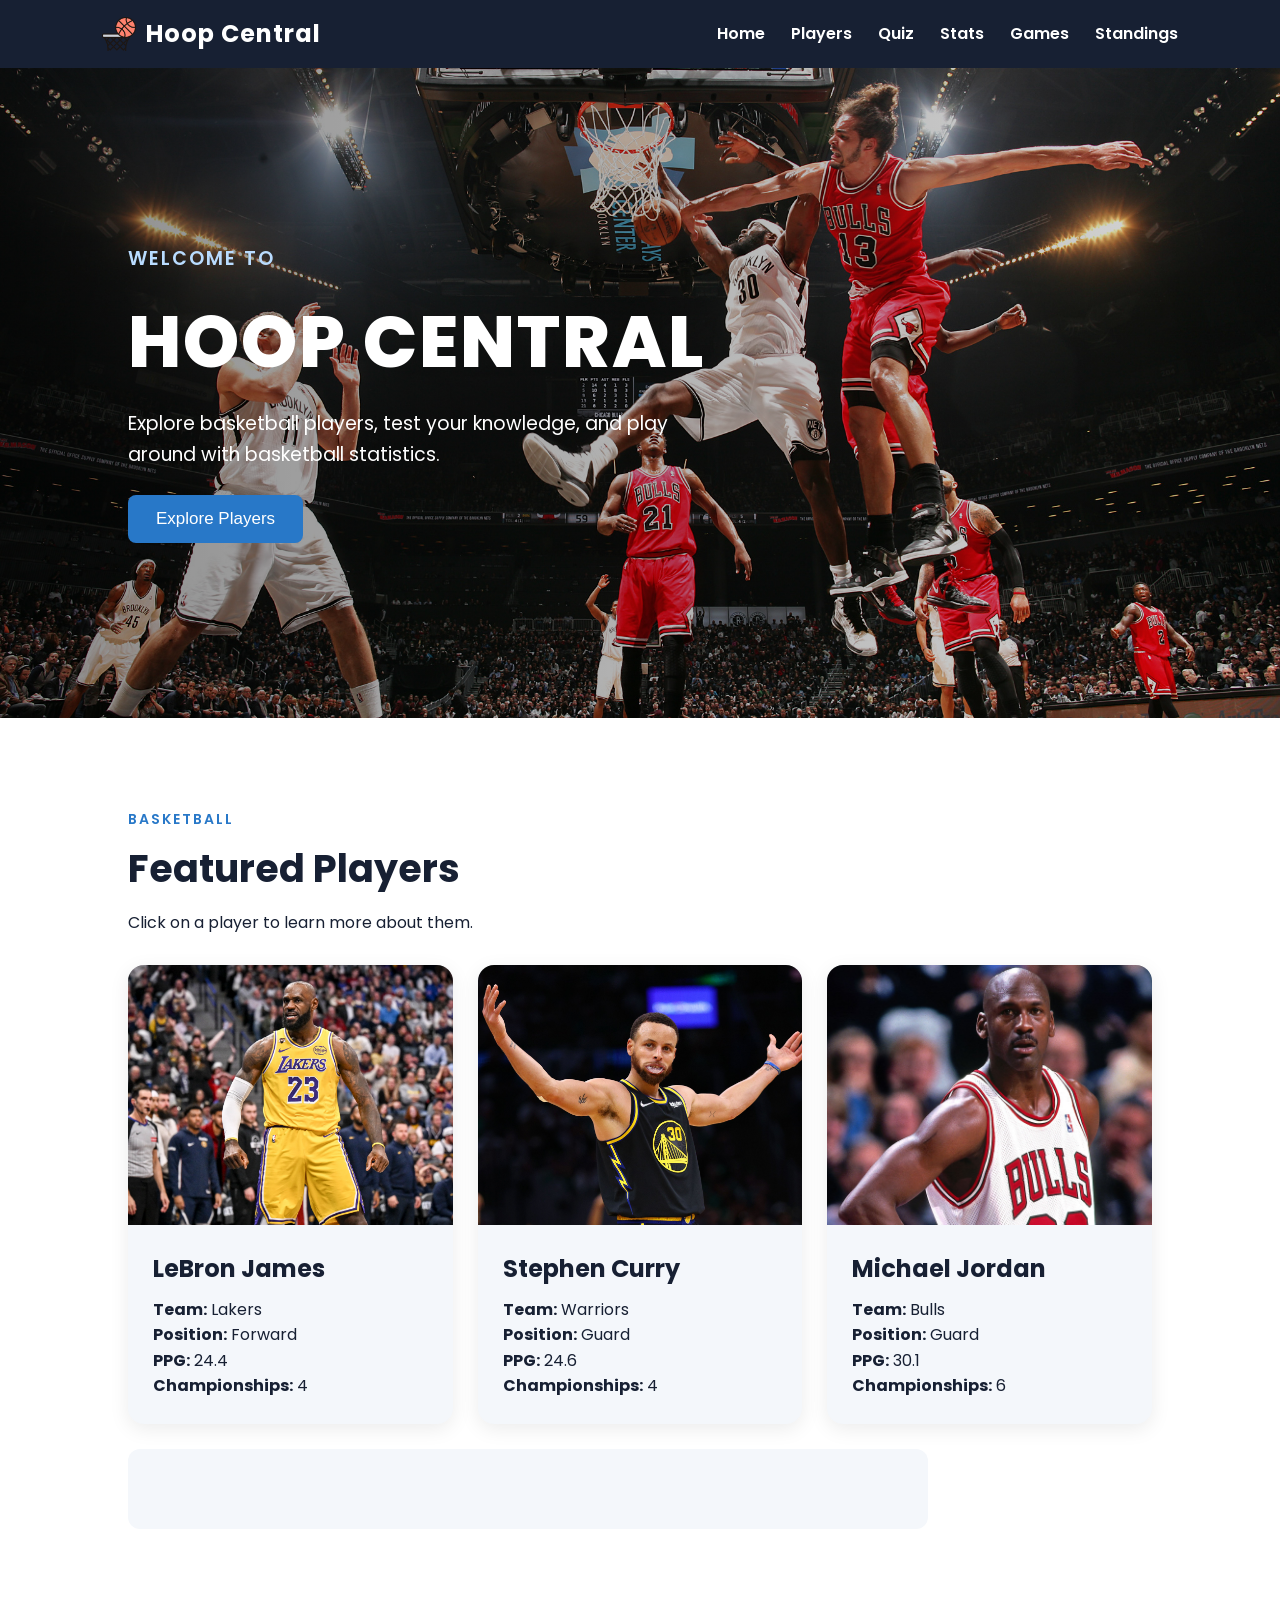
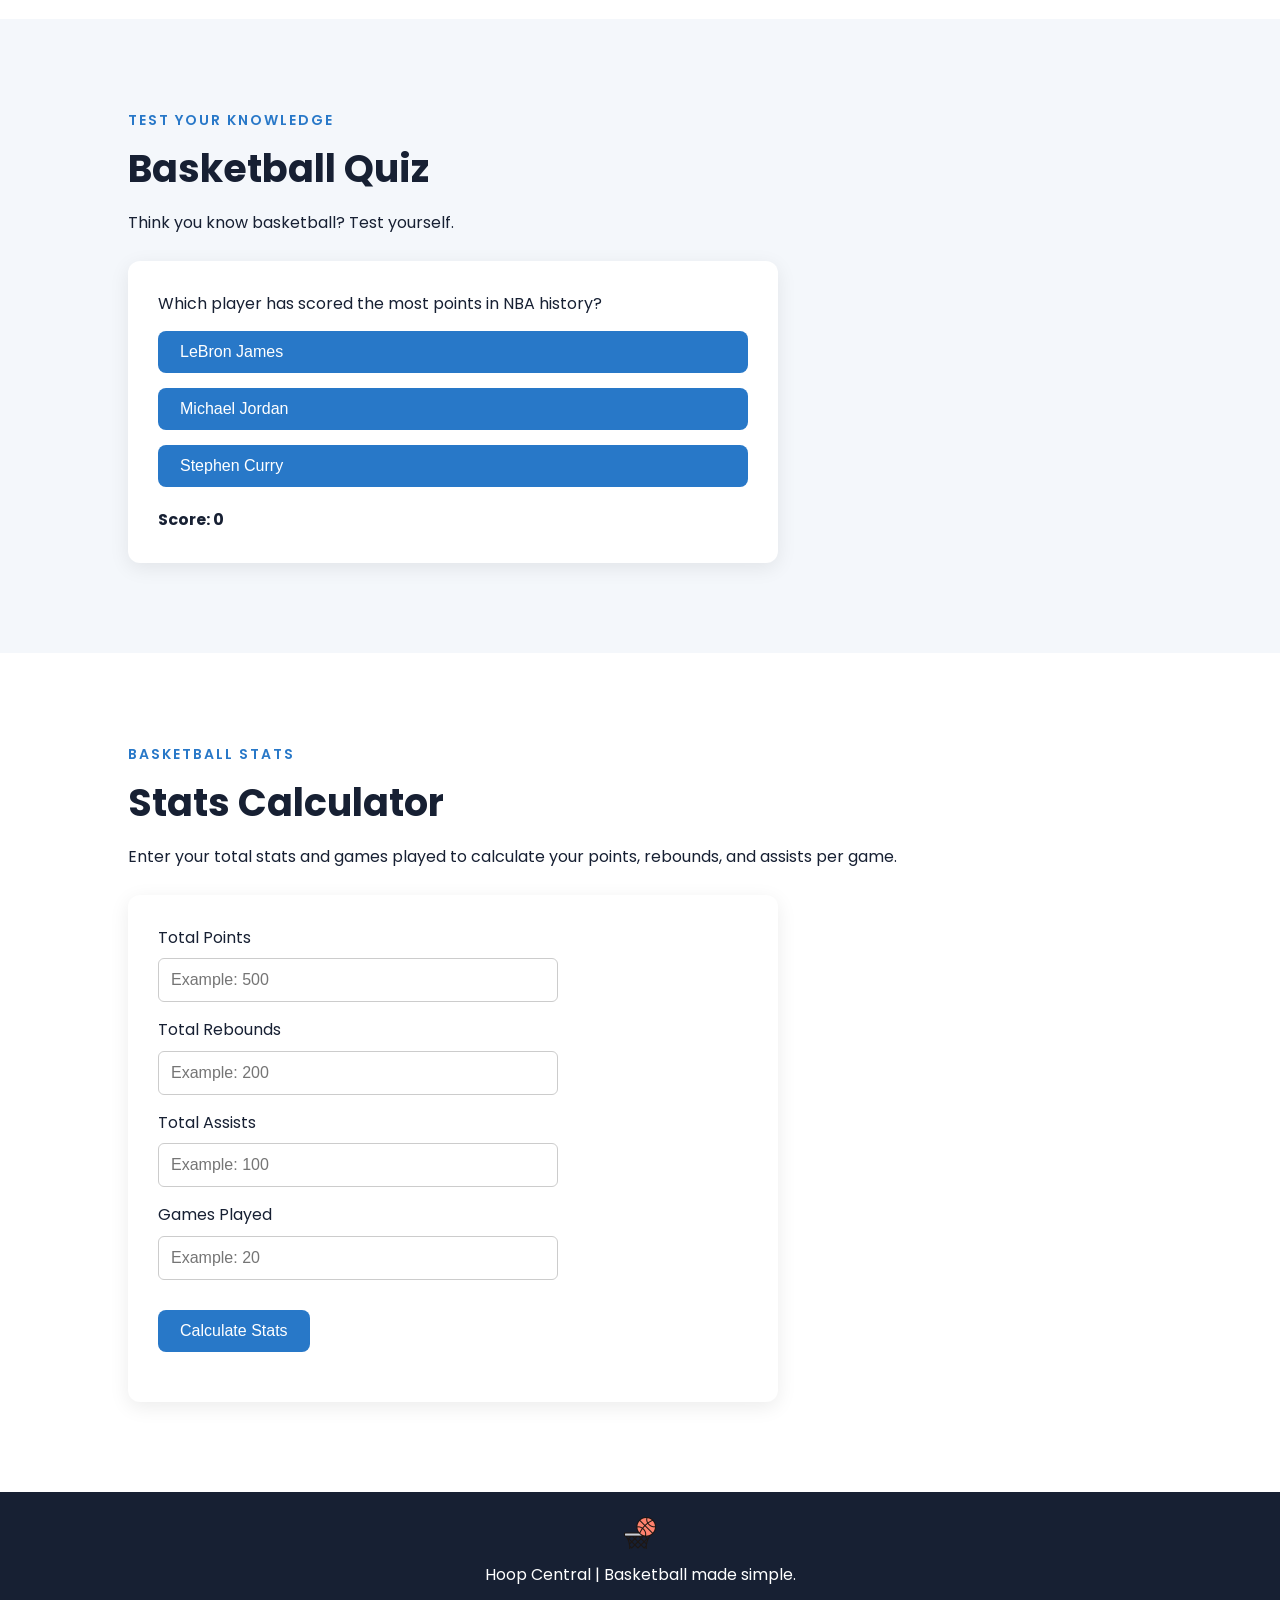
<file: index.html>
<!DOCTYPE html>
<html lang="en">

<head>

    <meta charset="UTF-8">

    <meta name="viewport" content="width=device-width, initial-scale=1.0">

    <title>Hoop Central</title>

    <link rel="preconnect" href="https://fonts.googleapis.com">
    <link rel="preconnect" href="https://fonts.gstatic.com" crossorigin>

    <link href="https://fonts.googleapis.com/css2?family=Poppins:wght@400;500;600;700;800&display=swap" rel="stylesheet">

    <link rel="stylesheet" href="style.css">

</head>

<body>

    <!-- Navigation -->
    <nav>

        <div class="nav-logo">
            <img src="images/ballicon.png" alt="Basketball icon">
            <h2>Hoop Central</h2>
        </div>

        <div>
            <a href="index.html">Home</a>
            <a href="#players">Players</a>
            <a href="#quiz">Quiz</a>
            <a href="#stats">Stats</a>
            <a href="games.html">Games</a>
            <a href="standings.html">Standings</a>
        </div>

    </nav>


    <!-- Home -->
    <section id="home" class="hero">

        <img class="hero-image" src="images/gamepichero.jpg" alt="Basketball game">

        <div class="hero-content">

            <p class="small-title">WELCOME TO</p>

            <h1>HOOP CENTRAL</h1>

            <p>
                Explore basketball players, test your knowledge,
                and play around with basketball statistics.
            </p>

            <button onclick="goToPlayers()">Explore Players</button>

        </div>

    </section>


    <!-- Players -->
    <section id="players">

        <p class="small-title">BASKETBALL</p>

        <h2>Featured Players</h2>

        <p>Click on a player to learn more about them.</p>

        <div class="player-container">

            <div class="player-card" onclick="showPlayer(0)">

                <img src="images/lebron.jpg" alt="LeBron James">

                <div class="player-content">

                    <h3>LeBron James</h3>

                    <p><strong>Team:</strong> Lakers</p>
                    <p><strong>Position:</strong> Forward</p>
                    <p><strong>PPG:</strong> 24.4</p>
                    <p><strong>Championships:</strong> 4</p>

                </div>

            </div>


            <div class="player-card" onclick="showPlayer(1)">

                <img src="images/curry.jpg" alt="Stephen Curry">

                <div class="player-content">

                    <h3>Stephen Curry</h3>

                    <p><strong>Team:</strong> Warriors</p>
                    <p><strong>Position:</strong> Guard</p>
                    <p><strong>PPG:</strong> 24.6</p>
                    <p><strong>Championships:</strong> 4</p>

                </div>

            </div>


            <div class="player-card" onclick="showPlayer(2)">

                <img src="images/jordan.jpg" alt="Michael Jordan">

                <div class="player-content">

                    <h3>Michael Jordan</h3>

                    <p><strong>Team:</strong> Bulls</p>
                    <p><strong>Position:</strong> Guard</p>
                    <p><strong>PPG:</strong> 30.1</p>
                    <p><strong>Championships:</strong> 6</p>

                </div>

            </div>

        </div>

        <div id="player-info" class="player-info"></div>

    </section>


    <!-- Quiz -->
    <section id="quiz">

        <p class="small-title">TEST YOUR KNOWLEDGE</p>

        <h2>Basketball Quiz</h2>

        <p>Think you know basketball? Test yourself.</p>

        <div class="quiz-box">

            <p id="question">
                Which player has scored the most points in NBA history?
            </p>

            <button class="answer-button" onclick="checkAnswer(this)">
                LeBron James
            </button>

            <button class="answer-button" onclick="checkAnswer(this)">
                Michael Jordan
            </button>

            <button class="answer-button" onclick="checkAnswer(this)">
                Stephen Curry
            </button>

            <p id="quiz-result"></p>

            <p id="score">Score: 0</p>

            <button id="next-button" onclick="nextQuestion()">
                 Next Question
            </button>

            <button id="restart-button" onclick="restartQuiz()">
                Restart Quiz
            </button>

        </div>

    </section>


    <!-- Stats -->
    <section id="stats">

        <p class="small-title">BASKETBALL STATS</p>

        <h2>Stats Calculator</h2>

        <p>
            Enter your total stats and games played to calculate
            your points, rebounds, and assists per game.
        </p>

        <div class="stats-box">

            <label for="points">Total Points</label>
            <input type="number" id="points" placeholder="Example: 500">

            <label for="rebounds">Total Rebounds</label>
            <input type="number" id="rebounds" placeholder="Example: 200">

            <label for="assists">Total Assists</label>
            <input type="number" id="assists" placeholder="Example: 100">

            <label for="games">Games Played</label>
            <input type="number" id="games" placeholder="Example: 20">

            <button onclick="calculateStats()">Calculate Stats</button>

            <p id="stats-result"></p>

        </div>

    </section>


    <!-- Footer -->
    <footer>

        <img src="images/ballicon.png" alt="Basketball icon">

        <p>Hoop Central | Basketball made simple.</p>

    </footer>


    <script src="script.js"></script>

</body>

</html>
</file>
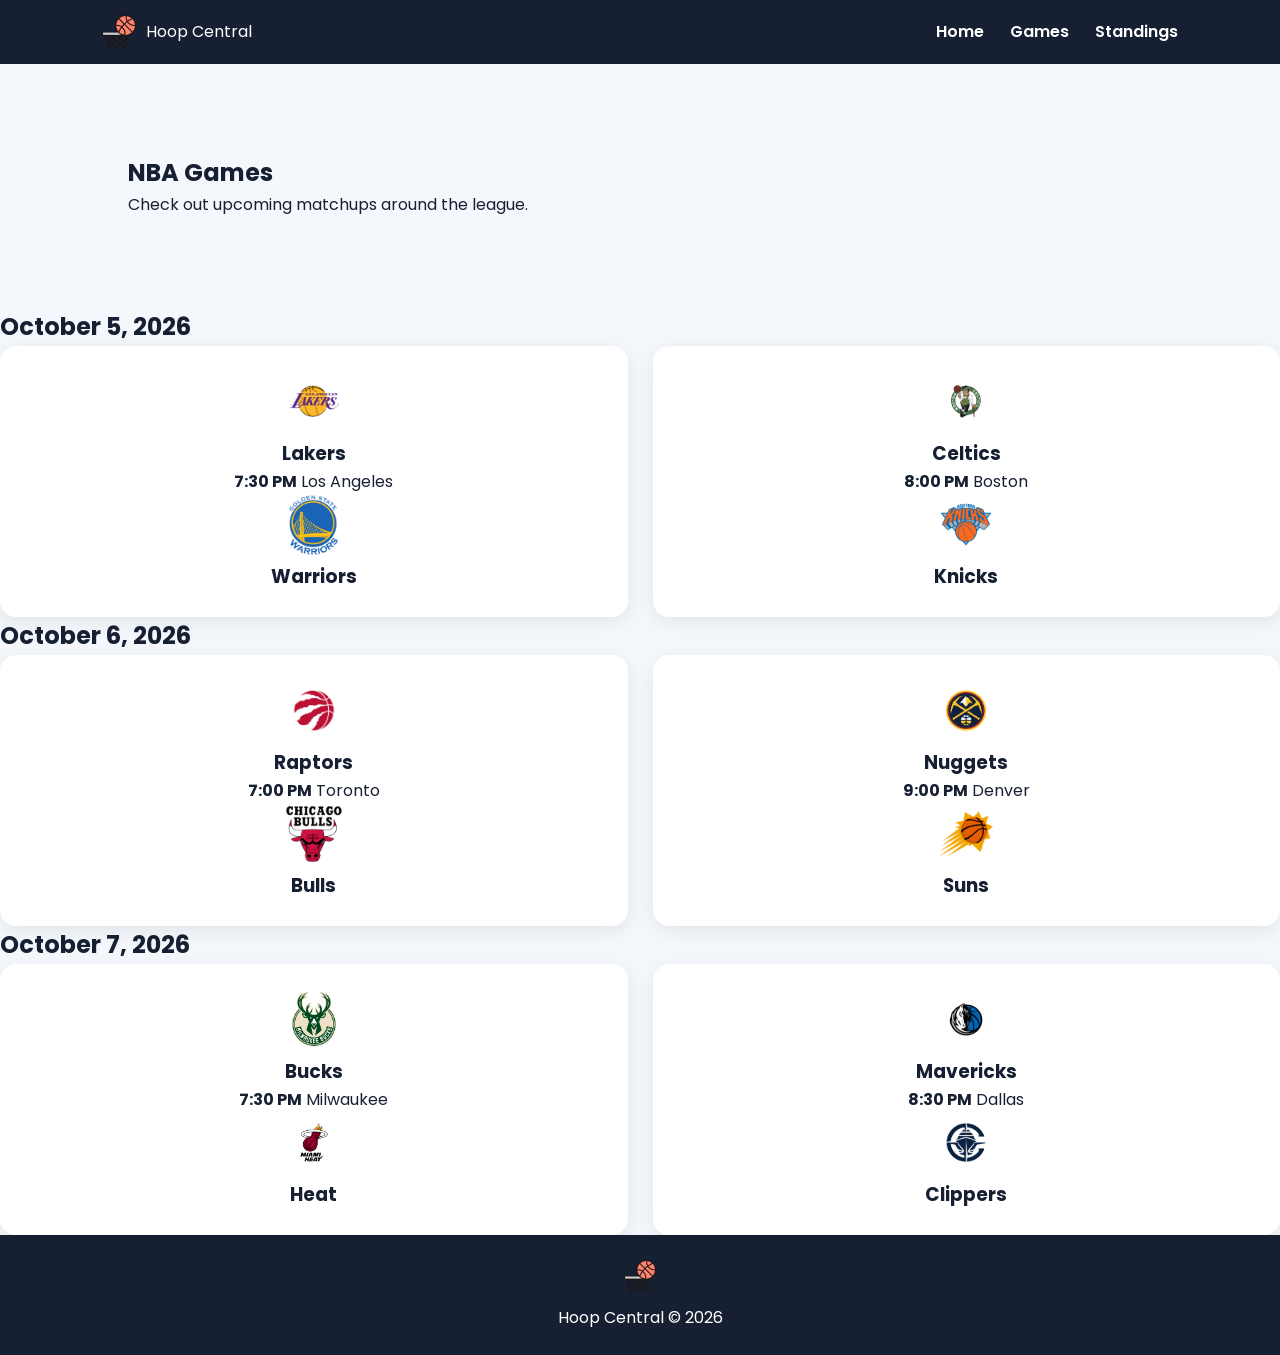
<file: games.html>
<!DOCTYPE html>
<html lang="en">

<head>
    <meta charset="UTF-8">
    <meta name="viewport" content="width=device-width, initial-scale=1.0">
    <title>Hoop Central - Games</title>

    <link rel="preconnect" href="https://fonts.googleapis.com">
    <link rel="preconnect" href="https://fonts.gstatic.com" crossorigin>
    <link href="https://fonts.googleapis.com/css2?family=Poppins:wght@400;500;600;700;800&display=swap" rel="stylesheet">

    <link rel="stylesheet" href="style.css">
</head>

<body>

    <nav>
        <div class="nav-logo">
            <img src="images/ballicon.png" alt="Hoop Central">
            <span>Hoop Central</span>
        </div>

        <div class="nav-links">
            <a href="index.html">Home</a>
            <a href="games.html">Games</a>
            <a href="standings.html">Standings</a>
        </div>
    </nav>


    <section class="games-heading">

        <div class="games-heading-content">
            <h1>NBA Games</h1>
            <p>Check out upcoming matchups around the league.</p>
        </div>
    </section>


    <main class="games-page">

        <h2>October 5, 2026</h2>

        <div class="game-container">

            <div class="game-card">

                <div class="game-team">
                    <img src="images/lakers.png" alt="Los Angeles Lakers">
                    <h3>Lakers</h3>
                </div>

                <div class="game-time">
                    <strong>7:30 PM</strong>
                    <span>Los Angeles</span>
                </div>

                <div class="game-team">
                    <img src="images/warriors.png" alt="Golden State Warriors">
                    <h3>Warriors</h3>
                </div>

            </div>


            <div class="game-card">

                <div class="game-team">
                    <img src="images/celtics.png" alt="Boston Celtics">
                    <h3>Celtics</h3>
                </div>

                <div class="game-time">
                    <strong>8:00 PM</strong>
                    <span>Boston</span>
                </div>

                <div class="game-team">
                    <img src="images/knicks.png" alt="New York Knicks">
                    <h3>Knicks</h3>
                </div>

            </div>

        </div>


        <h2>October 6, 2026</h2>

        <div class="game-container">

            <div class="game-card">

                <div class="game-team">
                    <img src="images/raptors.png" alt="Toronto Raptors">
                    <h3>Raptors</h3>
                </div>

                <div class="game-time">
                    <strong>7:00 PM</strong>
                    <span>Toronto</span>
                </div>

                <div class="game-team">
                    <img src="images/bulls.png" alt="Chicago Bulls">
                    <h3>Bulls</h3>
                </div>

            </div>


            <div class="game-card">

                <div class="game-team">
                    <img src="images/nuggets.png" alt="Denver Nuggets">
                    <h3>Nuggets</h3>
                </div>

                <div class="game-time">
                    <strong>9:00 PM</strong>
                    <span>Denver</span>
                </div>

                <div class="game-team">
                    <img src="images/suns.png" alt="Phoenix Suns">
                    <h3>Suns</h3>
                </div>

            </div>

        </div>


        <h2>October 7, 2026</h2>

        <div class="game-container">

            <div class="game-card">

                <div class="game-team">
                    <img src="images/bucks.png" alt="Milwaukee Bucks">
                    <h3>Bucks</h3>
                </div>

                <div class="game-time">
                    <strong>7:30 PM</strong>
                    <span>Milwaukee</span>
                </div>

                <div class="game-team">
                    <img src="images/heat.png" alt="Miami Heat">
                    <h3>Heat</h3>
                </div>

            </div>


            <div class="game-card">

                <div class="game-team">
                    <img src="images/mavericks.png" alt="Dallas Mavericks">
                    <h3>Mavericks</h3>
                </div>

                <div class="game-time">
                    <strong>8:30 PM</strong>
                    <span>Dallas</span>
                </div>

                <div class="game-team">
                    <img src="images/clippers.png" alt="LA Clippers">
                    <h3>Clippers</h3>
                </div>

            </div>

        </div>

    </main>


    <footer>
        <img src="images/ballicon.png" alt="Basketball">
        <p>Hoop Central © 2026</p>
    </footer>

</body>
</html>
</file>
<file: style.css>
* {
    box-sizing: border-box;
    margin: 0;
    padding: 0;
}

html {
    scroll-behavior: smooth;
}

body {
    font-family: "Poppins", sans-serif;
    background-color: #f4f7fb;
    color: #172033;
    line-height: 1.6;
}

h1,
h2,
h3 {
    font-weight: 700;
}

.hero h1 {
    font-weight: 800;
    letter-spacing: 2px;
}

section h2 {
    font-weight: 700;
}


/* Navigation */
nav {
    background-color: #172033;
    color: white;
    padding: 15px 8%;
    display: flex;
    justify-content: space-between;
    align-items: center;
    position: sticky;
    top: 0;
    z-index: 10;
}

.nav-logo {
    display: flex;
    align-items: center;
    gap: 10px;
}

.nav-logo img {
    width: 34px;
    height: 34px;
    object-fit: contain;
}

nav h2 {
    font-size: 24px;
    letter-spacing: 1px;
}

nav a {
    color: white;
    text-decoration: none;
    margin-left: 22px;
    font-weight: 600;
    transition: 0.2s;
}

nav a:hover {
    color: #6db7ff;
}


/* Home section */
.hero {
    min-height: 650px;
    position: relative;
    overflow: hidden;
    background-color: #172033;
    color: white;
    display: flex;
    align-items: center;
    padding: 80px 10%;
}

.hero-image {
    position: absolute;
    width: 100%;
    height: 100%;
    object-fit: cover;
    top: 0;
    left: 0;
    opacity: 1;
}

.hero::after {
    content: "";
    position: absolute;
    inset: 0;
    background: linear-gradient(
        to right,
        rgba(0, 0, 0, 0.45),
        rgba(0, 0, 0, 0.15)
    );
}

.hero-content {
    position: relative;
    z-index: 1;
    max-width: 700px;
}

.hero h1 {
    font-size: 72px;
    margin: 10px 0;
    letter-spacing: 2px;
}

.hero p {
    max-width: 600px;
    font-size: 19px;
}

.hero button {
    margin-top: 25px;
    padding: 14px 28px;
    font-size: 17px;
}

.hero button:hover {
    background-color: white;
    color: #2878c8;
}


/* Section titles */
.small-title {
    color: #2878c8;
    font-weight: 600;
    letter-spacing: 2px;
    font-size: 14px;
}

.hero .small-title {
    color: #b9dcff;
}


/* Buttons */
button {
    background-color: #2878c8;
    color: white;
    border: none;
    padding: 12px 22px;
    border-radius: 8px;
    cursor: pointer;
    font-size: 16px;
    margin-top: 15px;
    transition: 0.2s;
}

button:hover {
    background-color: #1c5d9c;
    transform: translateY(-2px);
}


/* Main sections */
section {
    padding: 90px 10%;
    background-color: #f4f7fb;
}

#players {
    background-color: white;
}

#quiz {
    background-color: #f4f7fb;
}

#stats {
    background-color: white;
}

section h2 {
    font-size: 38px;
    margin: 8px 0 10px;
}


/* Player cards */
.player-container {
    display: flex;
    gap: 25px;
    margin-top: 30px;
}

.player-card {
    background-color: #f4f7fb;
    border-radius: 16px;
    overflow: hidden;
    flex: 1;
    box-shadow: 0 5px 20px rgba(0, 0, 0, 0.08);
    transition: 0.25s;
    cursor: pointer;
}

.player-card:hover {
    transform: translateY(-7px);
    box-shadow: 0 12px 25px rgba(0, 0, 0, 0.13);
}

.player-card > img {
    width: 100%;
    height: 260px;
    object-fit: cover;
    display: block;
}

.player-content {
    padding: 25px;
}

.player-card h3 {
    font-size: 24px;
    margin-bottom: 8px;
}


/* Player information */
.player-info {
    background-color: #f4f7fb;
    padding: 25px;
    margin-top: 25px;
    border-radius: 12px;
    max-width: 800px;
    min-height: 80px;
}

.player-info h3 {
    font-size: 24px;
    margin-bottom: 5px;
}


/* Quiz and stats */
.quiz-box,
.stats-box {
    background-color: white;
    padding: 30px;
    margin-top: 25px;
    border-radius: 12px;
    max-width: 650px;
    box-shadow: 0 5px 20px rgba(0, 0, 0, 0.08);
}

.quiz-box button {
    display: block;
    width: 100%;
    text-align: left;
}

#quiz-result,
#stats-result {
    margin-top: 20px;
    font-weight: bold;
}

#score {
    margin-top: 10px;
    font-weight: bold;
}

#next-button,
#restart-button {
    display: none;
}


/* Stats inputs */
input {
    display: block;
    width: 100%;
    max-width: 400px;
    padding: 12px;
    margin: 8px 0 15px;
    border: 1px solid #ccc;
    border-radius: 6px;
    font-size: 16px;
}


/* Games page */
.games-page {
    min-height: 700px;
    background-color: #f4f7fb;
}

.games-heading {
    display: flex;
    justify-content: space-between;
    align-items: center;
    gap: 50px;
}

.games-heading > div {
    flex: 1;
}

.games-page h1,
.standings-page h1 {
    font-size: 48px;
    margin: 8px 0 10px;
}

.game-date {
    margin-top: 45px;
}

.game-date h2 {
    font-size: 26px;
    margin-bottom: 20px;
}

.game-container {
    display: flex;
    gap: 25px;
}

.game-card {
    background-color: white;
    padding: 25px;
    border-radius: 16px;
    flex: 1;
    min-height: 230px;
    box-shadow: 0 5px 20px rgba(0, 0, 0, 0.08);
    transition: 0.25s;
    text-align: center;
}

.game-card:hover {
    transform: translateY(-6px);
    box-shadow: 0 10px 25px rgba(0, 0, 0, 0.12);
}

.team {
    display: flex;
    justify-content: center;
    align-items: center;
    gap: 12px;
}

.team img,
.game-team img {
    width: 60px;
    height: 60px;
    object-fit: contain;
}

.team h3 {
    font-size: 21px;
}

.vs {
    font-weight: 700;
    color: #2878c8;
    margin: 12px 0;
}

.game-details {
    border-top: 1px solid #e5e5e5;
    margin-top: 18px;
    padding-top: 15px;
}

.team-text h3 {
    font-size: 22px;
    padding: 18px;
}


/* Standings page */
.standings-page {
    min-height: 700px;
    background-color: #f4f7fb;
}

.conference {
    margin-top: 45px;
}

.conference h2 {
    font-size: 30px;
    margin-bottom: 20px;
}

.table-container {
    background-color: white;
    border-radius: 14px;
    overflow: hidden;
    box-shadow: 0 5px 20px rgba(0, 0, 0, 0.08);
}

table {
    width: 100%;
    border-collapse: collapse;
}

th,
td {
    padding: 15px 20px;
    text-align: left;
    border-bottom: 1px solid #e5e5e5;
}

th {
    background-color: #172033;
    color: white;
}

tr:last-child td {
    border-bottom: none;
}

tr:hover {
    background-color: #f4f7fb;
}

.team-name {
    display: flex;
    align-items: center;
    gap: 12px;
}

.team-name img {
    width: 35px;
    height: 35px;
    object-fit: contain;
}


/* Footer */
footer {
    background-color: #172033;
    color: white;
    text-align: center;
    padding: 25px;
}

footer img {
    width: 32px;
    height: 32px;
    object-fit: contain;
    margin-bottom: 5px;
}


/* Phone layout */
@media (max-width: 700px) {

    nav {
        flex-direction: column;
        gap: 12px;
    }

    nav a {
        margin: 0 6px;
        font-size: 14px;
    }

    .hero {
        min-height: 600px;
        padding: 70px 7%;
    }

    .hero h1 {
        font-size: 44px;
    }

    .hero p {
        font-size: 16px;
    }

    .player-container {
        flex-direction: column;
    }

    .player-card > img {
        height: 300px;
    }

    section {
        padding: 60px 7%;
    }

    .games-heading {
        flex-direction: column;
        align-items: flex-start;
    }

    .games-heading img {
        width: 100%;
        height: 220px;
    }

    .games-page h1,
    .standings-page h1 {
        font-size: 38px;
    }

    .game-container {
        flex-direction: column;
    }

    .table-container {
        overflow-x: auto;
    }

    table {
        min-width: 500px;
    }
}

.standings-heading {
    display: flex;
    justify-content: space-between;
    align-items: center;
    gap: 50px;
    padding: 80px 10%;
    background-color: white;
}

.standings-heading > div {
    flex: 1;
}

.standings-heading img {
    width: 420px;
    height: 250px;
    object-fit: cover;
    border-radius: 18px;
    box-shadow: 0 8px 25px rgba(0, 0, 0, 0.12);
}
</file>
